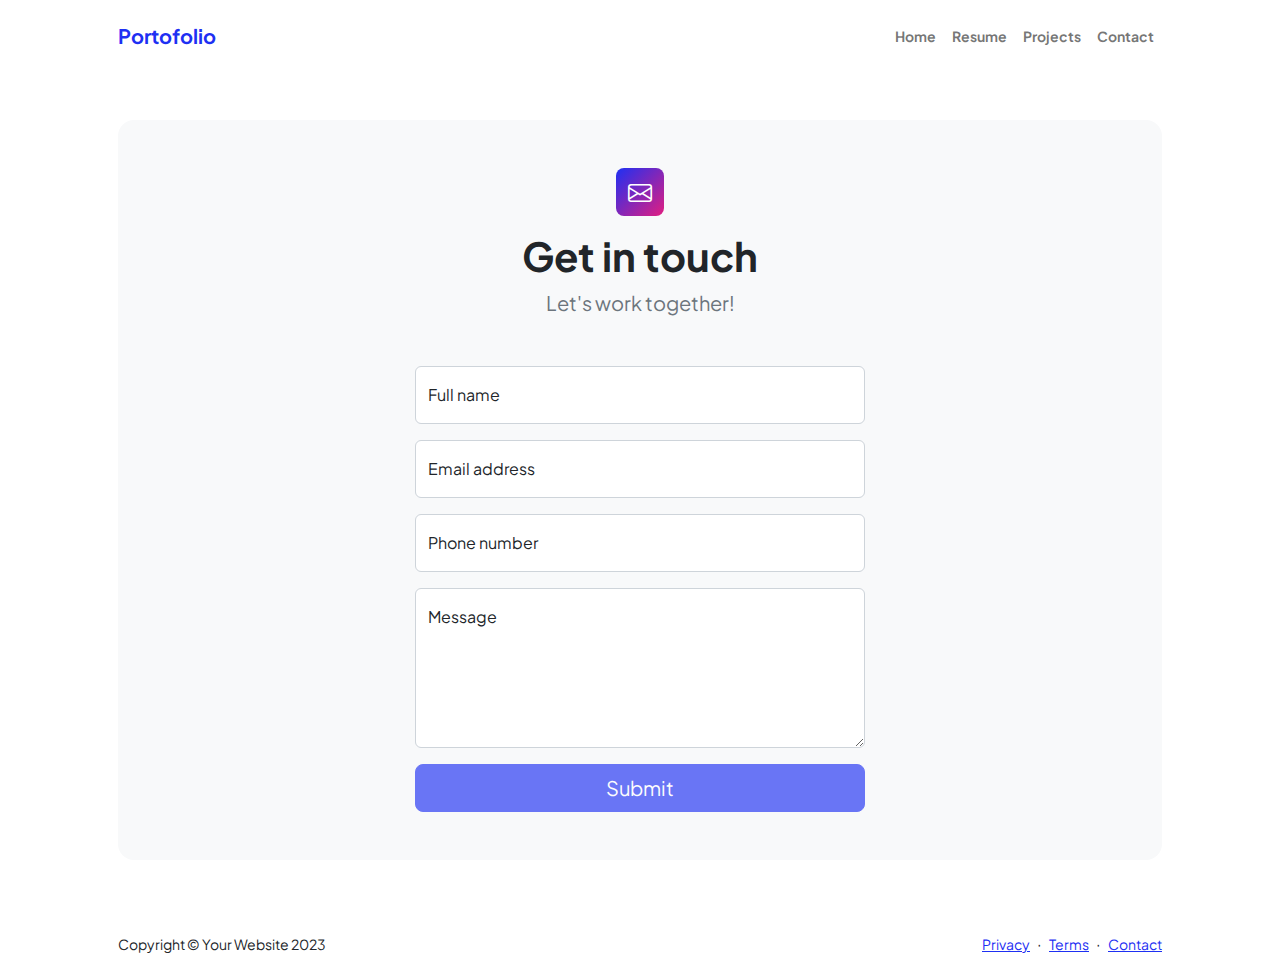
<file: contact.html>
<!DOCTYPE html>
<html lang="en">
    <head>
        <meta charset="utf-8" />
        <meta name="viewport" content="width=device-width, initial-scale=1, shrink-to-fit=no" />
        <meta name="description" content />
        <meta name="author" content />
        <title>Portofolio</title>
        <!-- Favicon-->
        <link rel="icon" type="image/x-icon" href="assets/favicon.ico" />
        <!-- Custom Google font-->
        <link rel="preconnect" href="https://fonts.googleapis.com" />
        <link rel="preconnect" href="https://fonts.gstatic.com" crossorigin />
        <link href="https://fonts.googleapis.com/css2?family=Plus+Jakarta+Sans:wght@100;200;300;400;500;600;700;800;900&amp;display=swap" rel="stylesheet" />
        <!-- Bootstrap icons-->
        <link href="https://cdn.jsdelivr.net/npm/bootstrap-icons@1.8.1/font/bootstrap-icons.css" rel="stylesheet" />
        <!-- Core theme CSS (includes Bootstrap)-->
        <link href="css/styles.css" rel="stylesheet" />
    </head>
    <body class="d-flex flex-column">
        <main class="flex-shrink-0">
            <!-- Navigation-->
            <nav class="navbar navbar-expand-lg navbar-light bg-white py-3">
                <div class="container px-5">
                    <a class="navbar-brand" href="index.html"><span class="fw-bolder text-primary">Portofolio</span></a>
                    <button class="navbar-toggler" type="button" data-bs-toggle="collapse" data-bs-target="#navbarSupportedContent" aria-controls="navbarSupportedContent" aria-expanded="false" aria-label="Toggle navigation"><span class="navbar-toggler-icon"></span></button>
                    <div class="collapse navbar-collapse" id="navbarSupportedContent">
                        <ul class="navbar-nav ms-auto mb-2 mb-lg-0 small fw-bolder">
                            <li class="nav-item"><a class="nav-link" href="index.html">Home</a></li>
                            <li class="nav-item"><a class="nav-link" href="resume.html">Resume</a></li>
                            <li class="nav-item"><a class="nav-link" href="projects.html">Projects</a></li>
                            <li class="nav-item"><a class="nav-link" href="contact.html">Contact</a></li>
                        </ul>
                    </div>
                </div>
            </nav>
            <!-- Page content-->
            <section class="py-5">
                <div class="container px-5">
                    <!-- Contact form-->
                    <div class="bg-light rounded-4 py-5 px-4 px-md-5">
                        <div class="text-center mb-5">
                            <div class="feature bg-primary bg-gradient-primary-to-secondary text-white rounded-3 mb-3"><i class="bi bi-envelope"></i></div>
                            <h1 class="fw-bolder">Get in touch</h1>
                            <p class="lead fw-normal text-muted mb-0">Let's work together!</p>
                        </div>
                        <div class="row gx-5 justify-content-center">
                            <div class="col-lg-8 col-xl-6">
                                <!-- * * * * * * * * * * * * * * *-->
                                <!-- * * SB Forms Contact Form * *-->
                                <!-- * * * * * * * * * * * * * * *-->
                                <!-- This form is pre-integrated with SB Forms.-->
                                <!-- To make this form functional, sign up at-->
                                <!-- https://startbootstrap.com/solution/contact-forms-->
                                <!-- to get an API token!-->
                                <form id="contactForm" data-sb-form-api-token="API_TOKEN">
                                    <!-- Name input-->
                                    <div class="form-floating mb-3">
                                        <input class="form-control" id="name" type="text" placeholder="Enter your name..." data-sb-validations="required" />
                                        <label for="name">Full name</label>
                                        <div class="invalid-feedback" data-sb-feedback="name:required">A name is required.</div>
                                    </div>
                                    <!-- Email address input-->
                                    <div class="form-floating mb-3">
                                        <input class="form-control" id="email" type="email" placeholder="name@example.com" data-sb-validations="required,email" />
                                        <label for="email">Email address</label>
                                        <div class="invalid-feedback" data-sb-feedback="email:required">An email is required.</div>
                                        <div class="invalid-feedback" data-sb-feedback="email:email">Email is not valid.</div>
                                    </div>
                                    <!-- Phone number input-->
                                    <div class="form-floating mb-3">
                                        <input class="form-control" id="phone" type="tel" placeholder="(123) 456-7890" data-sb-validations="required" />
                                        <label for="phone">Phone number</label>
                                        <div class="invalid-feedback" data-sb-feedback="phone:required">A phone number is required.</div>
                                    </div>
                                    <!-- Message input-->
                                    <div class="form-floating mb-3">
                                        <textarea class="form-control" id="message" type="text" placeholder="Enter your message here..." style="height: 10rem" data-sb-validations="required"></textarea>
                                        <label for="message">Message</label>
                                        <div class="invalid-feedback" data-sb-feedback="message:required">A message is required.</div>
                                    </div>
                                    <!-- Submit success message-->
                                    <!---->
                                    <!-- This is what your users will see when the form-->
                                    <!-- has successfully submitted-->
                                    <div class="d-none" id="submitSuccessMessage">
                                        <div class="text-center mb-3">
                                            <div class="fw-bolder">Form submission successful!</div>
                                            To activate this form, sign up at
                                            <br />
                                            <a href="https://startbootstrap.com/solution/contact-forms">https://startbootstrap.com/solution/contact-forms</a>
                                        </div>
                                    </div>
                                    <!-- Submit error message-->
                                    <!---->
                                    <!-- This is what your users will see when there is-->
                                    <!-- an error submitting the form-->
                                    <div class="d-none" id="submitErrorMessage"><div class="text-center text-danger mb-3">Error sending message!</div></div>
                                    <!-- Submit Button-->
                                    <div class="d-grid"><button class="btn btn-primary btn-lg disabled" id="submitButton" type="submit">Submit</button></div>
                                </form>
                            </div>
                        </div>
                    </div>
                </div>
            </section>
        </main>
        <!-- Footer-->
        <footer class="bg-white py-4 mt-auto">
            <div class="container px-5">
                <div class="row align-items-center justify-content-between flex-column flex-sm-row">
                    <div class="col-auto"><div class="small m-0">Copyright &copy; Your Website 2023</div></div>
                    <div class="col-auto">
                        <a class="small" href="#!">Privacy</a>
                        <span class="mx-1">&middot;</span>
                        <a class="small" href="#!">Terms</a>
                        <span class="mx-1">&middot;</span>
                        <a class="small" href="#!">Contact</a>
                    </div>
                </div>
            </div>
        </footer>
        <!-- Bootstrap core JS-->
        <script src="https://cdn.jsdelivr.net/npm/bootstrap@5.2.3/dist/js/bootstrap.bundle.min.js"></script>
        <!-- Core theme JS-->
        <script src="js/scripts.js"></script>
        <!-- * * * * * * * * * * * * * * * * * * * * * * * * * * * * * * * * * * * * * * * *-->
        <!-- * *                               SB Forms JS                               * *-->
        <!-- * * Activate your form at https://startbootstrap.com/solution/contact-forms * *-->
        <!-- * * * * * * * * * * * * * * * * * * * * * * * * * * * * * * * * * * * * * * * *-->
        <script src="https://cdn.startbootstrap.com/sb-forms-latest.js"></script>
    </body>
</html>
</file>
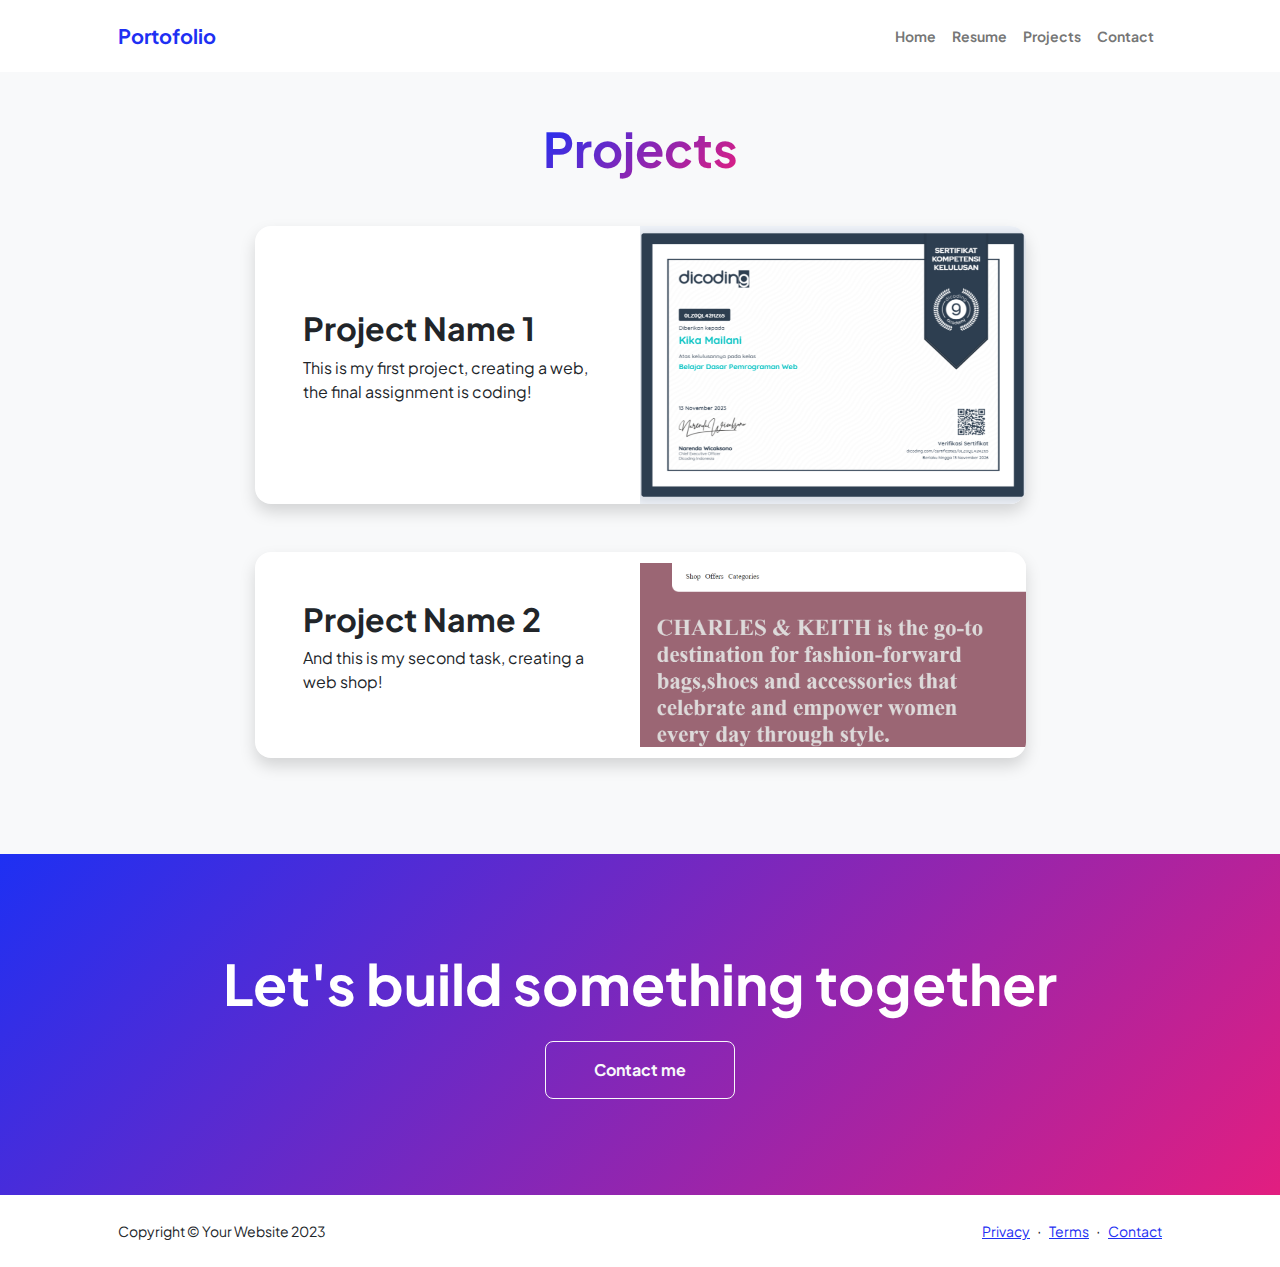
<file: projects.html>
<!DOCTYPE html>
<html lang="en">
    <head>
        <meta charset="utf-8" />
        <meta name="viewport" content="width=device-width, initial-scale=1, shrink-to-fit=no" />
        <meta name="description" content="" />
        <meta name="author" content="" />
        <title>Modern Business - Start Bootstrap Template</title>
        <!-- Favicon-->
        <link rel="icon" type="image/x-icon" href="assets/favicon.ico" />
        <!-- Custom Google font-->
        <link rel="preconnect" href="https://fonts.googleapis.com" />
        <link rel="preconnect" href="https://fonts.gstatic.com" crossorigin />
        <link href="https://fonts.googleapis.com/css2?family=Plus+Jakarta+Sans:wght@100;200;300;400;500;600;700;800;900&amp;display=swap" rel="stylesheet" />
        <!-- Bootstrap icons-->
        <link href="https://cdn.jsdelivr.net/npm/bootstrap-icons@1.8.1/font/bootstrap-icons.css" rel="stylesheet" />
        <!-- Core theme CSS (includes Bootstrap)-->
        <link href="css/styles.css" rel="stylesheet" />
    </head>
    <body class="d-flex flex-column h-100 bg-light">
        <main class="flex-shrink-0">
            <!-- Navigation-->
            <nav class="navbar navbar-expand-lg navbar-light bg-white py-3">
                <div class="container px-5">
                    <a class="navbar-brand" href="index.html"><span class="fw-bolder text-primary">Portofolio</span></a>
                    <button class="navbar-toggler" type="button" data-bs-toggle="collapse" data-bs-target="#navbarSupportedContent" aria-controls="navbarSupportedContent" aria-expanded="false" aria-label="Toggle navigation"><span class="navbar-toggler-icon"></span></button>
                    <div class="collapse navbar-collapse" id="navbarSupportedContent">
                        <ul class="navbar-nav ms-auto mb-2 mb-lg-0 small fw-bolder">
                            <li class="nav-item"><a class="nav-link" href="index.html">Home</a></li>
                            <li class="nav-item"><a class="nav-link" href="resume.html">Resume</a></li>
                            <li class="nav-item"><a class="nav-link" href="projects.html">Projects</a></li>
                            <li class="nav-item"><a class="nav-link" href="contact.html">Contact</a></li>
                        </ul>
                    </div>
                </div>
            </nav>
            <!-- Projects Section-->
            <section class="py-5">
                <div class="container px-5 mb-5">
                    <div class="text-center mb-5">
                        <h1 class="display-5 fw-bolder mb-0"><span class="text-gradient d-inline">Projects</span></h1>
                    </div>
                    <div class="row gx-5 justify-content-center">
                        <div class="col-lg-11 col-xl-9 col-xxl-8">
                            <!-- Project Card 1-->
                            <div class="card overflow-hidden shadow rounded-4 border-0 mb-5">
                                <div class="card-body p-0">
                                    <div class="d-flex align-items-center">
                                        <div class="p-5">
                                            <h2 class="fw-bolder">Project Name 1</h2>
                                            <p>This is my first project, creating a web, the final assignment is coding!</p>
                                        </div>
                                        <img class="img-fluid" src="./assets/portofolio-2.png" alt="..." />
                                    </div>
                                </div>
                            </div>
                            <!-- Project Card 2-->
                            <div class="card overflow-hidden shadow rounded-4 border-0">
                                <div class="card-body p-0">
                                    <div class="d-flex align-items-center">
                                        <div class="p-5">
                                            <h2 class="fw-bolder">Project Name 2</h2>
                                            <p>And this is my second task, creating a web shop!</p>
                                        </div>
                                        <img class="img-fluid" src="./assets/portofolio-1.png" alt="..." />
                                    </div>
                                </div>
                            </div>
                        </div>
                    </div>
                </div>
            </section>
            <!-- Call to action section-->
            <section class="py-5 bg-gradient-primary-to-secondary text-white">
                <div class="container px-5 my-5">
                    <div class="text-center">
                        <h2 class="display-4 fw-bolder mb-4">Let's build something together</h2>
                        <a class="btn btn-outline-light btn-lg px-5 py-3 fs-6 fw-bolder" href="contact.html">Contact me</a>
                    </div>
                </div>
            </section>
        </main>
        <!-- Footer-->
        <footer class="bg-white py-4 mt-auto">
            <div class="container px-5">
                <div class="row align-items-center justify-content-between flex-column flex-sm-row">
                    <div class="col-auto"><div class="small m-0">Copyright &copy; Your Website 2023</div></div>
                    <div class="col-auto">
                        <a class="small" href="#!">Privacy</a>
                        <span class="mx-1">&middot;</span>
                        <a class="small" href="#!">Terms</a>
                        <span class="mx-1">&middot;</span>
                        <a class="small" href="#!">Contact</a>
                    </div>
                </div>
            </div>
        </footer>
        <!-- Bootstrap core JS-->
        <script src="https://cdn.jsdelivr.net/npm/bootstrap@5.2.3/dist/js/bootstrap.bundle.min.js"></script>
        <!-- Core theme JS-->
        <script src="js/scripts.js"></script>
    </body>
</html>
</file>
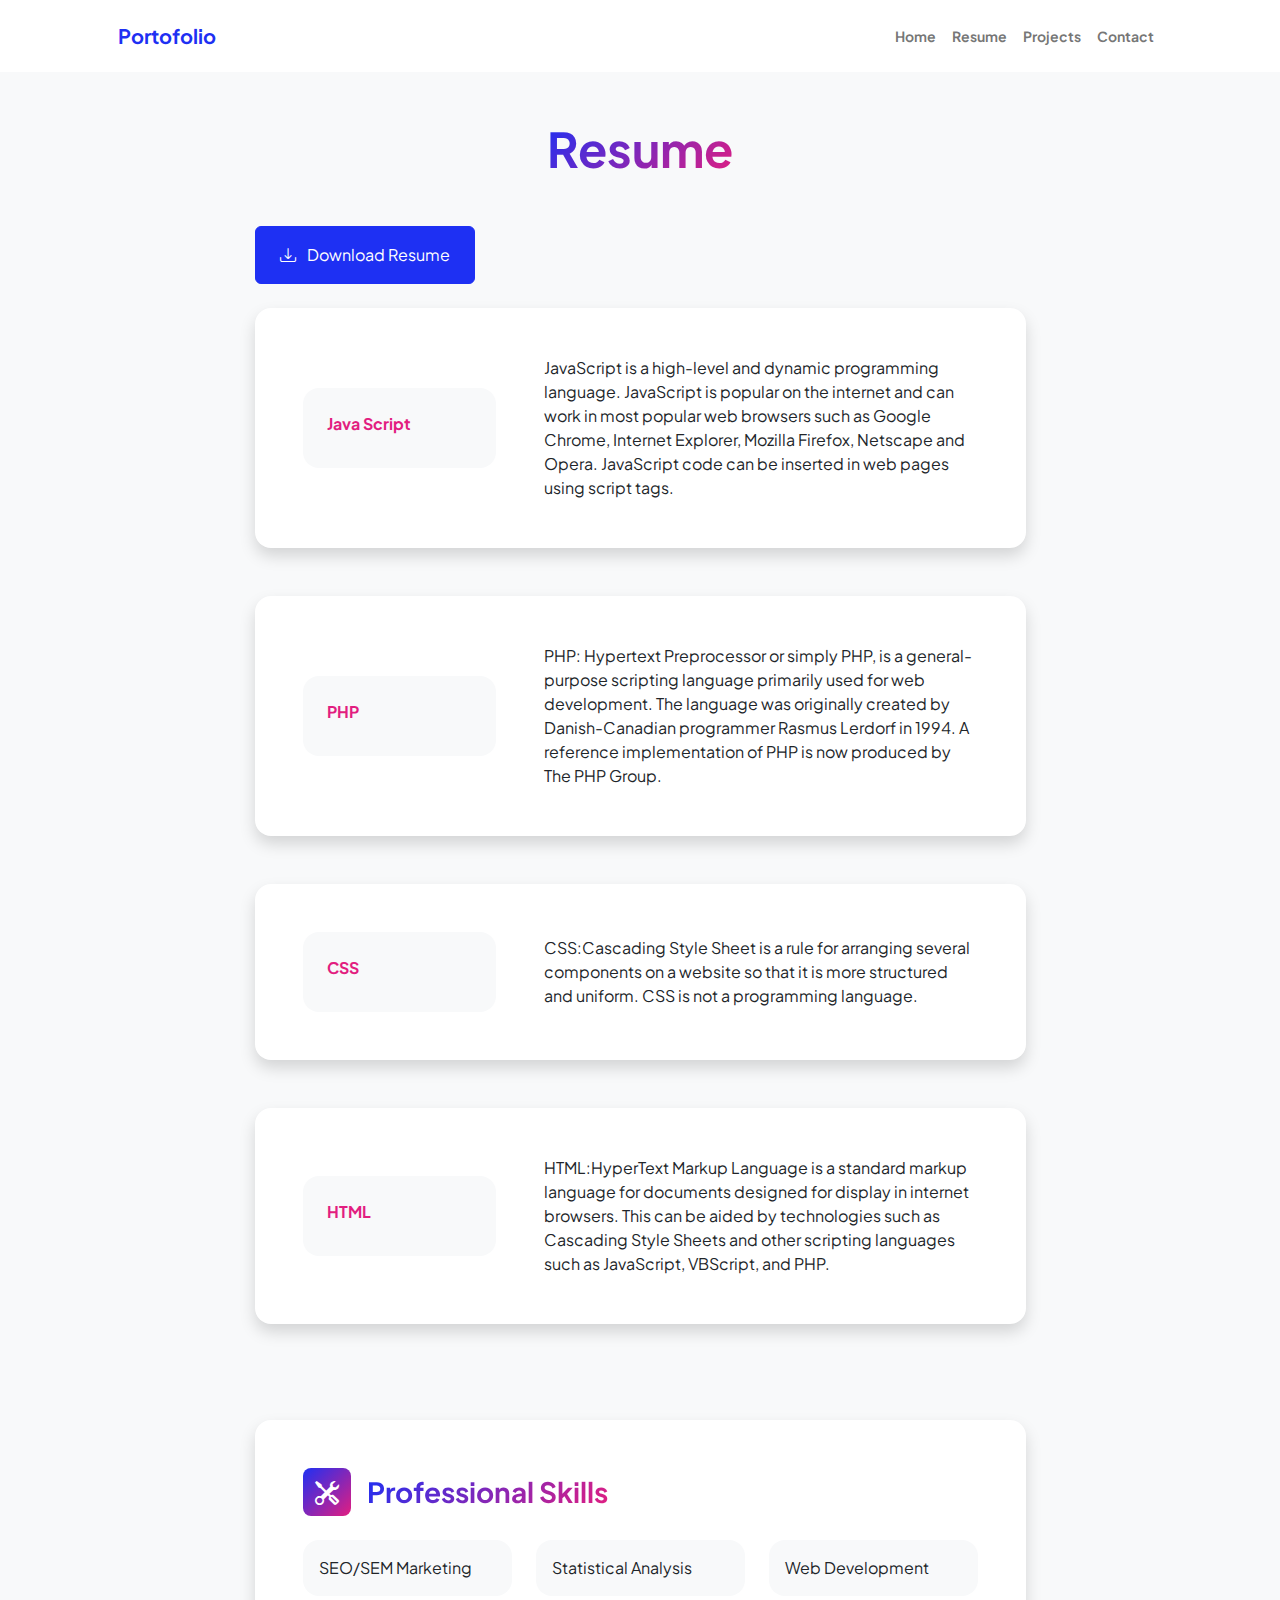
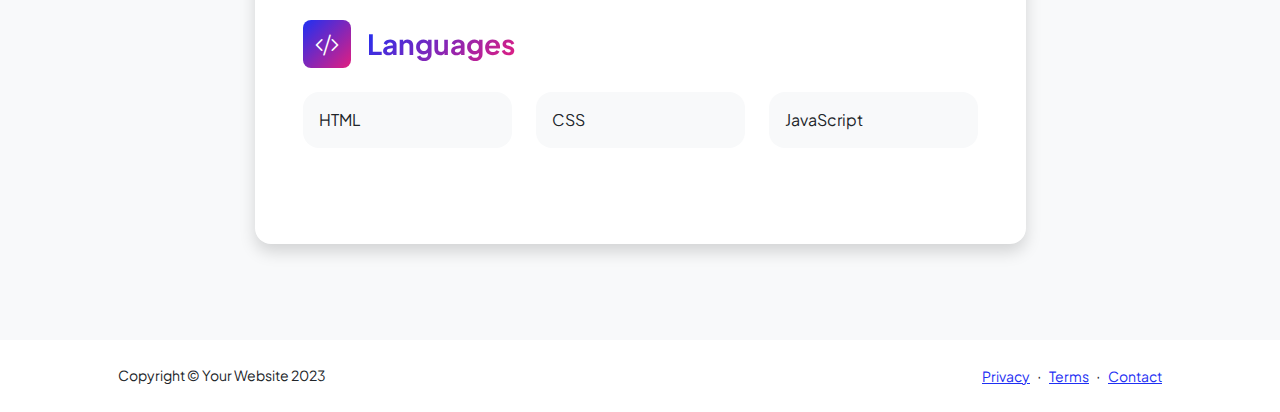
<file: resume.html>
<!DOCTYPE html>
<html lang="en">
    <head>
        <meta charset="utf-8" />
        <meta name="viewport" content="width=device-width, initial-scale=1, shrink-to-fit=no" />
        <meta name="description" content="" />
        <meta name="author" content="" />
        <title>Portofolio</title>
        <!-- Favicon-->
        <link rel="icon" type="image/x-icon" href="assets/favicon.ico" />
        <!-- Custom Google font-->
        <link rel="preconnect" href="https://fonts.googleapis.com" />
        <link rel="preconnect" href="https://fonts.gstatic.com" crossorigin />
        <link href="https://fonts.googleapis.com/css2?family=Plus+Jakarta+Sans:wght@100;200;300;400;500;600;700;800;900&amp;display=swap" rel="stylesheet" />
        <!-- Bootstrap icons-->
        <link href="https://cdn.jsdelivr.net/npm/bootstrap-icons@1.8.1/font/bootstrap-icons.css" rel="stylesheet" />
        <!-- Core theme CSS (includes Bootstrap)-->
        <link href="css/styles.css" rel="stylesheet" />
    </head>
    <body class="d-flex flex-column h-100 bg-light">
        <main class="flex-shrink-0">
            <!-- Navigation-->
            <nav class="navbar navbar-expand-lg navbar-light bg-white py-3">
                <div class="container px-5">
                    <a class="navbar-brand" href="index.html"><span class="fw-bolder text-primary">Portofolio</span></a>
                    <button class="navbar-toggler" type="button" data-bs-toggle="collapse" data-bs-target="#navbarSupportedContent" aria-controls="navbarSupportedContent" aria-expanded="false" aria-label="Toggle navigation"><span class="navbar-toggler-icon"></span></button>
                    <div class="collapse navbar-collapse" id="navbarSupportedContent">
                        <ul class="navbar-nav ms-auto mb-2 mb-lg-0 small fw-bolder">
                            <li class="nav-item"><a class="nav-link" href="index.html">Home</a></li>
                            <li class="nav-item"><a class="nav-link" href="resume.html">Resume</a></li>
                            <li class="nav-item"><a class="nav-link" href="projects.html">Projects</a></li>
                            <li class="nav-item"><a class="nav-link" href="contact.html">Contact</a></li>
                        </ul>
                    </div>
                </div>
            </nav>
            <!-- Page Content-->
            <div class="container px-5 my-5">
                <div class="text-center mb-5">
                    <h1 class="display-5 fw-bolder mb-0"><span class="text-gradient d-inline">Resume</span></h1>
                </div>
                <div class="row gx-5 justify-content-center">
                    <div class="col-lg-11 col-xl-9 col-xxl-8">
                        <!-- Experience Section-->
                        <section>
                            <div class="d-flex align-items-center justify-content-between mb-4">
    
                                <!-- Download resume button-->
                                <!-- Note: Set the link href target to a PDF file within your project-->
                                <a class="btn btn-primary px-4 py-3" href="#!">
                                    <div class="d-inline-block bi bi-download me-2"></div>
                                    Download Resume
                                </a>
                            </div>
                            <!--1-->
                            <div class="card shadow border-0 rounded-4 mb-5">
                                <div class="card-body p-5">
                                    <div class="row align-items-center gx-5">
                                        <div class="col text-center text-lg-start mb-4 mb-lg-0">
                                            <div class="bg-light p-4 rounded-4">
                                                <div class="text-secondary fw-bolder mb-2">Java Script</div>
                                                <div class="mb-2">
                                        
                                                </div>
                                                <div class="fst-italic">
                                                   
                                                </div>
                                            </div>
                                        </div>
                                        <div class="col-lg-8"><div>JavaScript is a high-level and dynamic programming language. JavaScript is popular on the internet and can work in most popular web browsers such as Google Chrome, Internet Explorer, Mozilla Firefox, Netscape and Opera. JavaScript code can be inserted in web pages using script tags.</div></div>
                                    </div>
                                </div>
                            </div>
                            <!-- 2-->
                            <div class="card shadow border-0 rounded-4 mb-5">
                                <div class="card-body p-5">
                                    <div class="row align-items-center gx-5">
                                        <div class="col text-center text-lg-start mb-4 mb-lg-0">
                                            <div class="bg-light p-4 rounded-4">
                                                <div class="text-secondary fw-bolder mb-2">PHP</div>
                                                <div class="mb-2">
                                                   
                                                </div>
                                                <div class="fst-italic">
                                                   
                                                </div>
                                            </div>
                                        </div>
                                        <div class="col-lg-8"><div>PHP: Hypertext Preprocessor or simply PHP, is a general-purpose scripting language primarily used for web development. The language was originally created by Danish-Canadian programmer Rasmus Lerdorf in 1994. A reference implementation of PHP is now produced by The PHP Group.</div></div>
                                    </div>
                                </div>
                            </div>
                            <!--3-->
                            <div class="card shadow border-0 rounded-4 mb-5">
                                <div class="card-body p-5">
                                    <div class="row align-items-center gx-5">
                                        <div class="col text-center text-lg-start mb-4 mb-lg-0">
                                            <div class="bg-light p-4 rounded-4">
                                                <div class="text-secondary fw-bolder mb-2">CSS</div>
                                                <div class="mb-2">
                                                   
                                                </div>
                                                <div class="fst-italic">
                                                   
                                                </div>
                                            </div>
                                        </div>
                                        <div class="col-lg-8"><div>CSS:Cascading Style Sheet is a rule for arranging several components on a website so that it is more structured and uniform. CSS is not a programming language.</div></div>
                                    </div>
                                </div>
                            </div> 
                            <!--4-->
                            <div class="card shadow border-0 rounded-4 mb-5">
                                <div class="card-body p-5">
                                    <div class="row align-items-center gx-5">
                                        <div class="col text-center text-lg-start mb-4 mb-lg-0">
                                            <div class="bg-light p-4 rounded-4">
                                                <div class="text-secondary fw-bolder mb-2">HTML</div>
                                                <div class="mb-2">
                                                   
                                                </div>
                                                <div class="fst-italic">
                                                   
                                                </div>
                                            </div>
                                        </div>
                                        <div class="col-lg-8"><div>HTML:HyperText Markup Language is a standard markup language for documents designed for display in internet browsers. This can be aided by technologies such as Cascading Style Sheets and other scripting languages ​​such as JavaScript, VBScript, and PHP.</div></div>
                                    </div>
                                </div>
                            </div> 
                        </section>
                        <!-- Divider-->
                        <div class="pb-5"></div>
                        <!-- Skills Section-->
                        <section>
                            <!-- Skillset Card-->
                            <div class="card shadow border-0 rounded-4 mb-5">
                                <div class="card-body p-5">
                                    <!-- Professional skills list-->
                                    <div class="mb-5">
                                        <div class="d-flex align-items-center mb-4">
                                            <div class="feature bg-primary bg-gradient-primary-to-secondary text-white rounded-3 me-3"><i class="bi bi-tools"></i></div>
                                            <h3 class="fw-bolder mb-0"><span class="text-gradient d-inline">Professional Skills</span></h3>
                                        </div>
                                        <div class="row row-cols-1 row-cols-md-3 mb-4">
                                            <div class="col mb-4 mb-md-0"><div class="d-flex align-items-center bg-light rounded-4 p-3 h-100">SEO/SEM Marketing</div></div>
                                            <div class="col mb-4 mb-md-0"><div class="d-flex align-items-center bg-light rounded-4 p-3 h-100">Statistical Analysis</div></div>
                                            <div class="col"><div class="d-flex align-items-center bg-light rounded-4 p-3 h-100">Web Development</div></div>
                                        </div>
                        
                                    <!-- Languages list-->
                                    <div class="mb-0">
                                        <div class="d-flex align-items-center mb-4">
                                            <div class="feature bg-primary bg-gradient-primary-to-secondary text-white rounded-3 me-3"><i class="bi bi-code-slash"></i></div>
                                            <h3 class="fw-bolder mb-0"><span class="text-gradient d-inline">Languages</span></h3>
                                        </div>
                                        <div class="row row-cols-1 row-cols-md-3 mb-4">
                                            <div class="col mb-4 mb-md-0"><div class="d-flex align-items-center bg-light rounded-4 p-3 h-100">HTML</div></div>
                                            <div class="col mb-4 mb-md-0"><div class="d-flex align-items-center bg-light rounded-4 p-3 h-100">CSS</div></div>
                                            <div class="col"><div class="d-flex align-items-center bg-light rounded-4 p-3 h-100">JavaScript</div></div>
                                        </div>
                
                        </section>
                    </div>
                </div>
            </div>
        </main>
        <!-- Footer-->
        <footer class="bg-white py-4 mt-auto">
            <div class="container px-5">
                <div class="row align-items-center justify-content-between flex-column flex-sm-row">
                    <div class="col-auto"><div class="small m-0">Copyright &copy; Your Website 2023</div></div>
                    <div class="col-auto">
                        <a class="small" href="#!">Privacy</a>
                        <span class="mx-1">&middot;</span>
                        <a class="small" href="#!">Terms</a>
                        <span class="mx-1">&middot;</span>
                        <a class="small" href="#!">Contact</a>
                    </div>
                </div>
            </div>
        </footer>
        <!-- Bootstrap core JS-->
        <script src="https://cdn.jsdelivr.net/npm/bootstrap@5.2.3/dist/js/bootstrap.bundle.min.js"></script>
        <!-- Core theme JS-->
        <script src="js/scripts.js"></script>
    </body>
</html>
</file>
